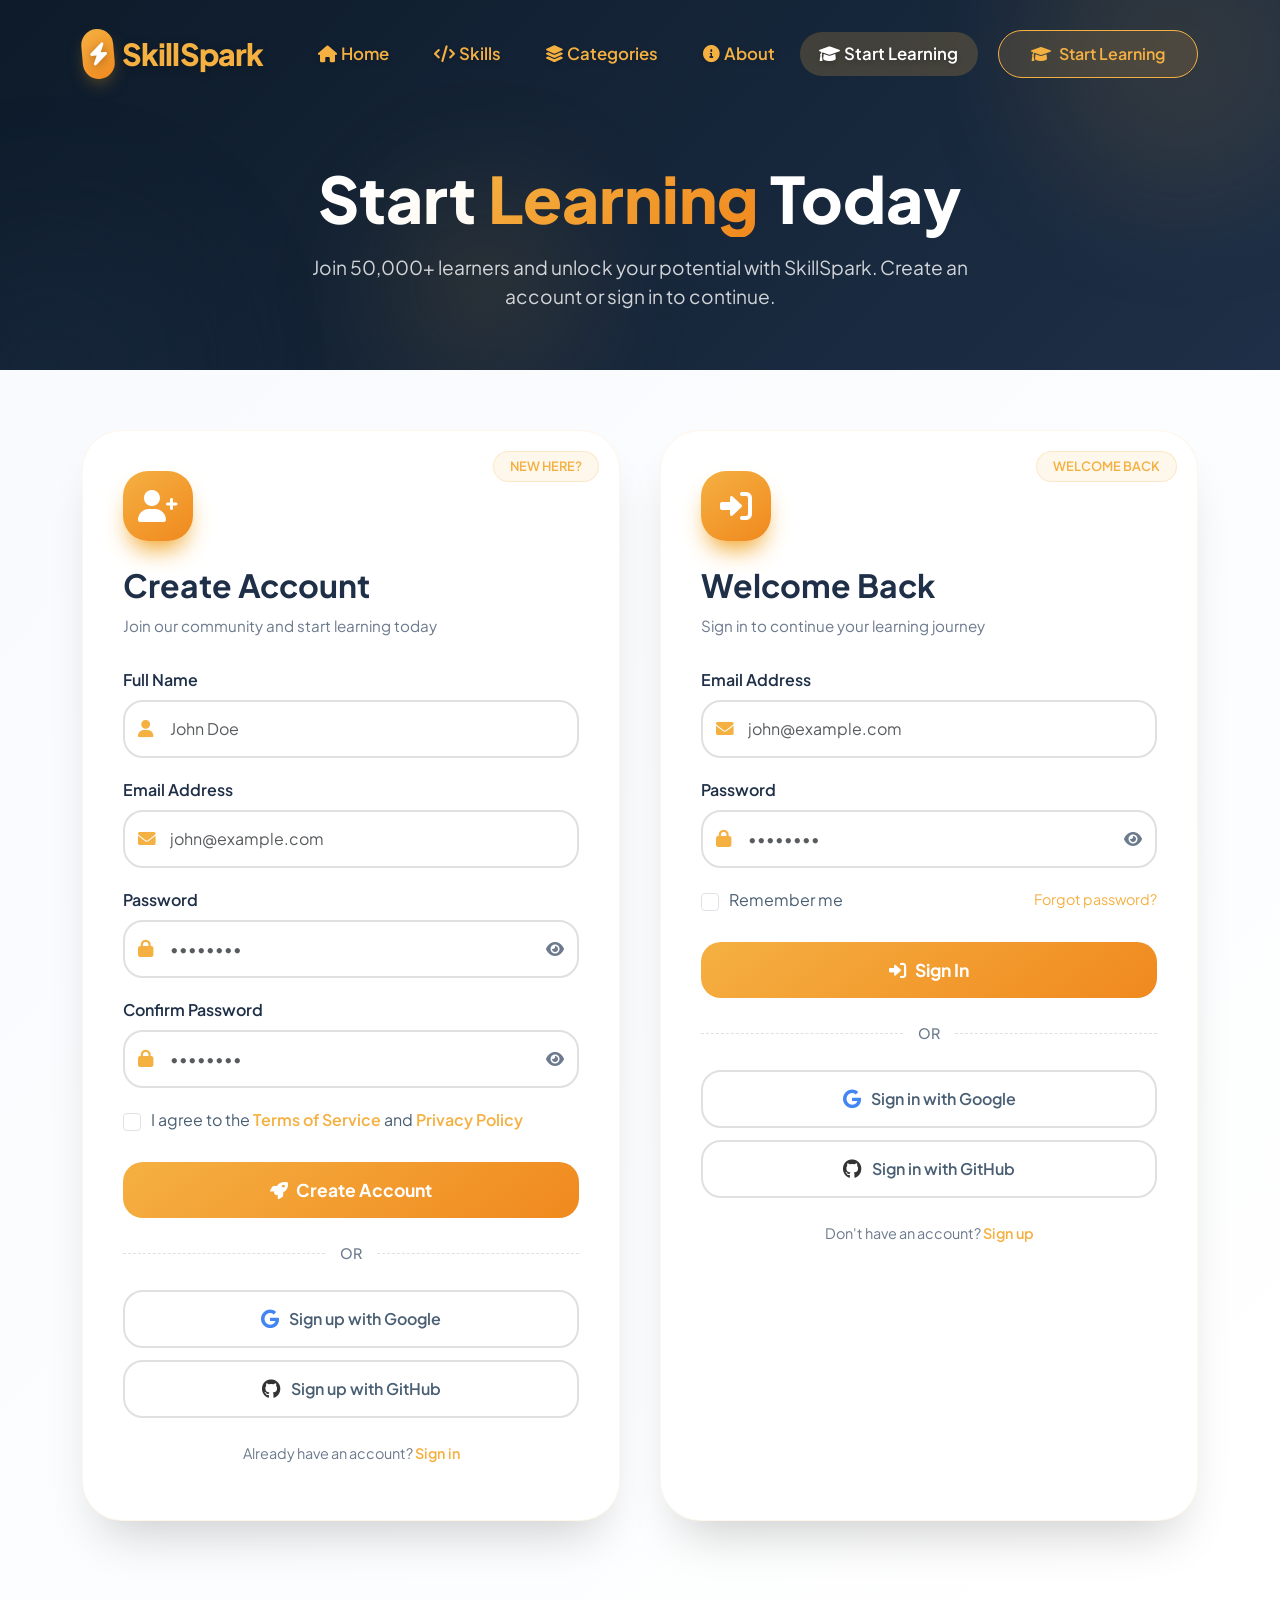
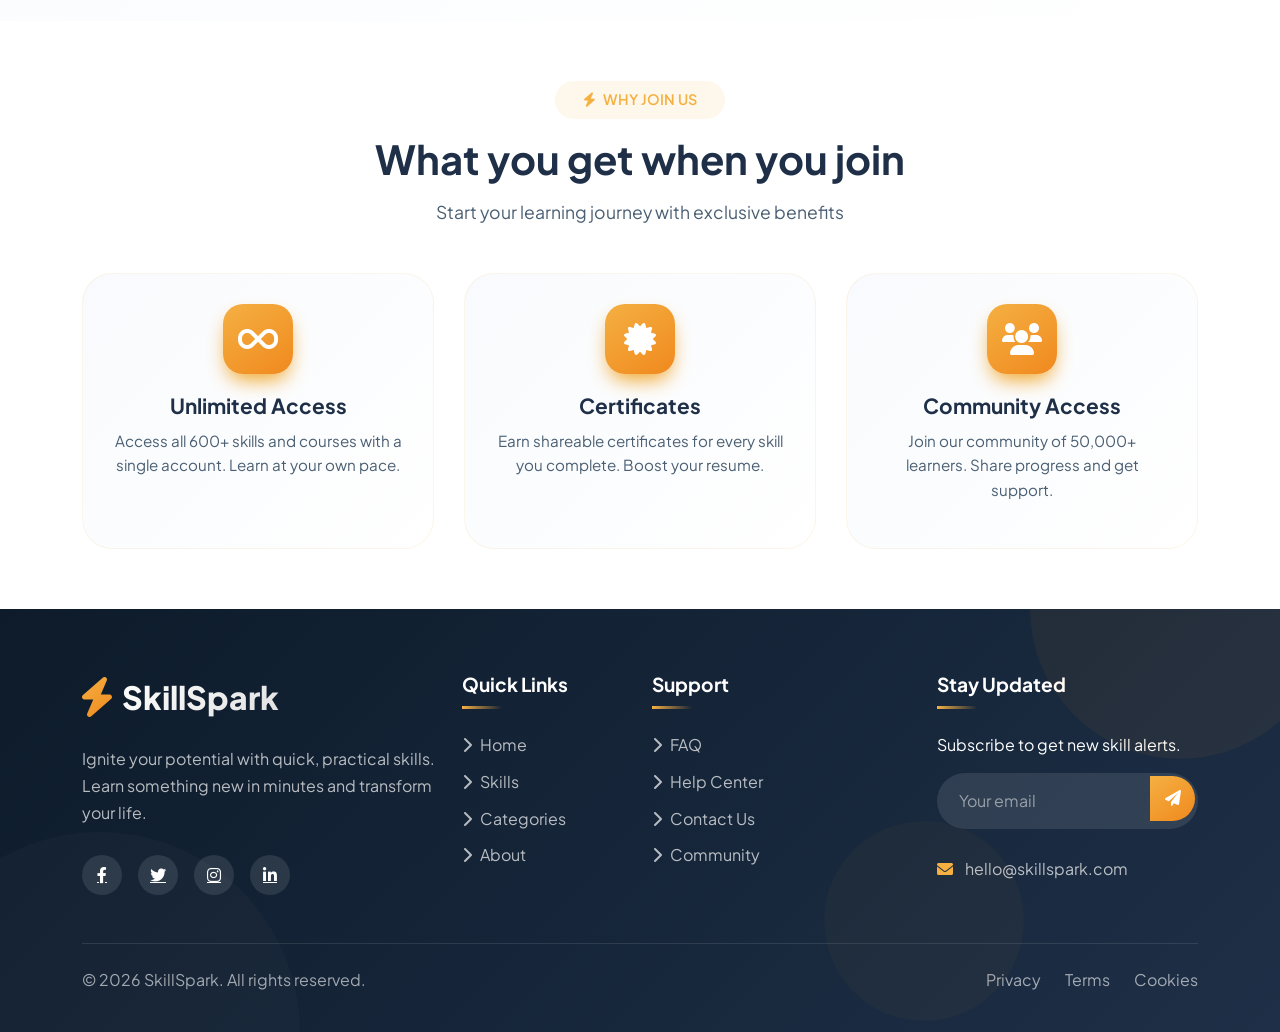
<file: startlearning.html>
<!DOCTYPE html>
<html lang="en">
<head>
    <meta charset="UTF-8">
    <meta name="viewport" content="width=device-width, initial-scale=1.0">
    <title>SkillSpark · Start Learning</title>
    <!-- Bootstrap 5 CSS -->
    <link href="https://cdn.jsdelivr.net/npm/bootstrap@5.3.2/dist/css/bootstrap.min.css" rel="stylesheet">
    <!-- Font Awesome 6 -->
    <link rel="stylesheet" href="https://cdnjs.cloudflare.com/ajax/libs/font-awesome/6.0.0-beta3/css/all.min.css">
    <!-- Google Font -->
    <link href="https://fonts.googleapis.com/css2?family=Plus+Jakarta+Sans:wght@300;400;500;600;700;800&display=swap" rel="stylesheet">
    <style>
        * {
            margin: 0;
            padding: 0;
            box-sizing: border-box;
            font-family: 'Plus Jakarta Sans', sans-serif;
        }

        body {
            background: linear-gradient(135deg, #f8fafd 0%, #ffffff 100%);
            overflow-x: hidden;
            min-height: 100vh;
        }

        /* ========== NAVBAR (TRANSPARENT WITH ORANGE TEXT) ========== */
        .navbar-transparent {
            background: transparent !important;
            transition: all 0.3s ease;
            padding: 1.5rem 0;
            z-index: 1000;
        }

        .navbar-transparent.scrolled {
            background: rgba(10, 20, 30, 0.85) !important;
            backdrop-filter: blur(10px);
            -webkit-backdrop-filter: blur(10px);
            padding: 0.8rem 0;
            box-shadow: 0 10px 30px -10px rgba(0, 0, 0, 0.3);
        }

        .brand-modern {
            font-weight: 800;
            font-size: 1.9rem;
            letter-spacing: -0.03em;
            color: #f5b042 !important;
            display: flex;
            align-items: center;
            gap: 8px;
            text-shadow: 0 2px 10px rgba(0, 0, 0, 0.3);
        }

        .brand-icon {
            background: linear-gradient(145deg, #f5b042, #f0891e);
            padding: 8px;
            border-radius: 16px;
            color: white;
            font-size: 1.4rem;
            box-shadow: 0 8px 18px -6px #f0a11e80;
            transform: rotate(-5deg);
            transition: transform 0.2s ease;
        }

        .brand-modern:hover .brand-icon {
            transform: rotate(0deg) scale(1.05);
        }

        .nav-link-modern {
            font-weight: 600;
            color: #f5b042 !important;
            padding: 0.6rem 1.2rem !important;
            margin: 0 0.2rem;
            border-radius: 40px;
            transition: all 0.2s;
            font-size: 1.05rem;
            text-shadow: 0 2px 5px rgba(0, 0, 0, 0.2);
        }

        .nav-link-modern:hover,
        .nav-link-modern.active {
            color: white !important;
            background: rgba(245, 176, 66, 0.2);
        }

        .btn-start-modern {
            background: rgba(245, 176, 66, 0.15);
            backdrop-filter: blur(5px);
            -webkit-backdrop-filter: blur(5px);
            color: #f5b042 !important;
            border-radius: 50px;
            padding: 0.7rem 2rem;
            font-weight: 600;
            font-size: 1rem;
            border: 1px solid #f5b042;
            transition: all 0.3s;
            display: flex;
            align-items: center;
            gap: 8px;
            text-decoration: none;
        }

        .btn-start-modern:hover {
            background: #f5b042;
            color: #1e2f47 !important;
            transform: translateY(-3px);
            box-shadow: 0 15px 25px -8px #f0a11e;
            border-color: transparent;
        }

        .btn-start-modern i {
            color: #f5b042;
            transition: all 0.3s;
        }

        .btn-start-modern:hover i {
            color: #1e2f47;
        }

        .navbar-toggler-modern {
            border: 1px solid #f5b042;
            background: rgba(245, 176, 66, 0.1);
            backdrop-filter: blur(5px);
            padding: 0.7rem 1rem;
            border-radius: 50px;
        }

        .navbar-toggler-modern .navbar-toggler-icon {
            background-image: url("data:image/svg+xml,%3csvg xmlns='http://www.w3.org/2000/svg' viewBox='0 0 30 30'%3e%3cpath stroke='rgba(245, 176, 66, 1)' stroke-linecap='round' stroke-miterlimit='10' stroke-width='2' d='M4 7h22M4 15h22M4 23h22'/%3e%3c/svg%3e");
        }

        /* ========== SCROLL TO TOP BUTTON ========== */
        #scrollBtn {
            display: none;
            position: fixed;
            bottom: 2rem;
            right: 2rem;
            width: 55px;
            height: 55px;
            border-radius: 30px;
            background: #f5b042;
            color: #1e2f47;
            border: none;
            font-size: 1.4rem;
            cursor: pointer;
            box-shadow: 0 10px 25px rgba(0, 0, 0, 0.3);
            transition: 0.3s;
            z-index: 99;
            border: 1px solid rgba(255, 255, 255, 0.3);
            backdrop-filter: blur(4px);
        }

        #scrollBtn:hover {
            background: #ffb85c;
            transform: scale(1.1) translateY(-5px);
            box-shadow: 0 18px 35px rgba(240, 161, 30, 0.5);
        }

        /* ========== START LEARNING PAGE HEADER ========== */
        .auth-header {
            padding: 160px 0 60px;
            background: linear-gradient(135deg, #0d1b2a 0%, #1e2f47 100%);
            position: relative;
            overflow: hidden;
        }

        .auth-shape {
            position: absolute;
            width: 300px;
            height: 300px;
            background: rgba(245, 176, 66, 0.1);
            border-radius: 50%;
            filter: blur(60px);
            animation: authFloat 15s infinite alternate;
        }

        .auth-shape-1 { top: -100px; right: -50px; }
        .auth-shape-2 { bottom: -150px; left: -100px; background: rgba(30, 47, 71, 0.3); animation-delay: 2s; }
        .auth-shape-3 { top: 50%; left: 30%; width: 200px; height: 200px; animation-delay: 4s; }

        @keyframes authFloat {
            0% { transform: translate(0, 0) scale(1); }
            100% { transform: translate(40px, 30px) scale(1.2); }
        }

        .page-title {
            font-size: 4rem;
            font-weight: 800;
            color: white;
            text-align: center;
            margin-bottom: 1rem;
            animation: fadeInUp 0.8s ease;
        }

        .page-title span {
            background: linear-gradient(145deg, #f5b042, #f0891e);
            -webkit-background-clip: text;
            background-clip: text;
            color: transparent;
            display: inline-block;
            animation: glowPulse 2s infinite;
        }

        @keyframes glowPulse {
            0%, 100% { filter: drop-shadow(0 0 5px #f5b042); }
            50% { filter: drop-shadow(0 0 20px #f5b042); }
        }

        .page-subtitle {
            color: rgba(255, 255, 255, 0.8);
            font-size: 1.2rem;
            text-align: center;
            max-width: 700px;
            margin: 0 auto;
            animation: fadeInUp 0.8s ease 0.2s both;
        }

        @keyframes fadeInUp {
            from { opacity: 0; transform: translateY(30px); }
            to { opacity: 1; transform: translateY(0); }
        }

        /* ========== AUTH SECTION ========== */
        .auth-section {
            padding: 60px 0 100px;
            background: linear-gradient(135deg, #f8fafd 0%, #ffffff 100%);
            position: relative;
            overflow: hidden;
        }

        .auth-grid {
            display: grid;
            grid-template-columns: 1fr 1fr;
            gap: 40px;
            max-width: 1200px;
            margin: 0 auto;
            position: relative;
            z-index: 2;
        }

        /* ========== REGISTER CARD ========== */
        .register-card {
            background: white;
            border-radius: 40px;
            padding: 40px;
            box-shadow: 0 30px 50px -20px rgba(0, 0, 0, 0.2);
            position: relative;
            overflow: hidden;
            border: 1px solid rgba(245, 176, 66, 0.1);
            animation: slideInLeft 0.8s ease;
        }

        @keyframes slideInLeft {
            from { opacity: 0; transform: translateX(-50px); }
            to { opacity: 1; transform: translateX(0); }
        }

        .login-card {
            background: white;
            border-radius: 40px;
            padding: 40px;
            box-shadow: 0 30px 50px -20px rgba(0, 0, 0, 0.2);
            position: relative;
            overflow: hidden;
            border: 1px solid rgba(245, 176, 66, 0.1);
            animation: slideInRight 0.8s ease;
        }

        @keyframes slideInRight {
            from { opacity: 0; transform: translateX(50px); }
            to { opacity: 1; transform: translateX(0); }
        }

        .card-badge {
            position: absolute;
            top: 20px;
            right: 20px;
            background: rgba(245, 176, 66, 0.1);
            color: #f5b042;
            padding: 0.3rem 1rem;
            border-radius: 50px;
            font-size: 0.8rem;
            font-weight: 600;
            border: 1px solid rgba(245, 176, 66, 0.2);
            animation: badgePulse 2s infinite;
        }

        @keyframes badgePulse {
            0%, 100% { transform: scale(1); }
            50% { transform: scale(1.05); }
        }

        .card-icon {
            width: 70px;
            height: 70px;
            background: linear-gradient(145deg, #f5b042, #f0891e);
            border-radius: 25px;
            display: flex;
            align-items: center;
            justify-content: center;
            font-size: 2rem;
            color: white;
            margin-bottom: 25px;
            box-shadow: 0 15px 25px -8px #f0a11e;
            animation: iconRotate 10s infinite linear;
        }

        @keyframes iconRotate {
            0% { transform: rotate(0deg); }
            25% { transform: rotate(5deg); }
            75% { transform: rotate(-5deg); }
            100% { transform: rotate(0deg); }
        }

        .card-title {
            font-size: 2rem;
            font-weight: 700;
            color: #1e2f47;
            margin-bottom: 10px;
        }

        .card-subtitle {
            color: #6c7a8d;
            font-size: 0.95rem;
            margin-bottom: 30px;
        }

        /* ========== FORM STYLES ========== */
        .form-group {
            margin-bottom: 20px;
            position: relative;
        }

        .form-label {
            font-weight: 600;
            color: #1e2f47;
            margin-bottom: 8px;
            display: block;
        }

        .input-wrapper {
            position: relative;
            display: flex;
            align-items: center;
        }

        .input-icon {
            position: absolute;
            left: 15px;
            color: #f5b042;
            font-size: 1.1rem;
            z-index: 1;
        }

        .form-control {
            width: 100%;
            padding: 15px 15px 15px 45px;
            border: 2px solid #e0e0e0;
            border-radius: 20px;
            font-size: 1rem;
            transition: all 0.3s;
            background: white;
        }

        .form-control:focus {
            outline: none;
            border-color: #f5b042;
            box-shadow: 0 0 0 5px rgba(245, 176, 66, 0.1);
        }

        .password-toggle {
            position: absolute;
            right: 15px;
            color: #6c7a8d;
            cursor: pointer;
            transition: color 0.3s;
        }

        .password-toggle:hover {
            color: #f5b042;
        }

        .form-check {
            display: flex;
            align-items: center;
            gap: 10px;
            margin: 20px 0;
        }

        .form-check-input {
            width: 18px;
            height: 18px;
            cursor: pointer;
        }

        .form-check-input:checked {
            background-color: #f5b042;
            border-color: #f5b042;
        }

        .form-check-label {
            color: #4a5f73;
            cursor: pointer;
        }

        .form-check-label a {
            color: #f5b042;
            text-decoration: none;
            font-weight: 600;
        }

        .form-check-label a:hover {
            text-decoration: underline;
        }

        .btn-submit {
            width: 100%;
            background: linear-gradient(145deg, #f5b042, #f0891e);
            color: white;
            border: none;
            padding: 15px;
            border-radius: 20px;
            font-weight: 700;
            font-size: 1.1rem;
            cursor: pointer;
            transition: all 0.3s;
            position: relative;
            overflow: hidden;
            margin-top: 10px;
        }

        .btn-submit::before {
            content: '';
            position: absolute;
            top: 50%;
            left: 50%;
            width: 0;
            height: 0;
            border-radius: 50%;
            background: rgba(255, 255, 255, 0.3);
            transform: translate(-50%, -50%);
            transition: width 0.6s, height 0.6s;
        }

        .btn-submit:hover::before {
            width: 300px;
            height: 300px;
        }

        .btn-submit:hover {
            transform: translateY(-3px);
            box-shadow: 0 15px 25px -8px #f0a11e;
        }

        /* ========== DIVIDER ========== */
        .divider {
            display: flex;
            align-items: center;
            text-align: center;
            margin: 25px 0;
            color: #6c7a8d;
        }

        .divider::before,
        .divider::after {
            content: '';
            flex: 1;
            border-bottom: 1px dashed #e0e0e0;
        }

        .divider::before {
            margin-right: 15px;
        }

        .divider::after {
            margin-left: 15px;
        }

        .divider span {
            font-size: 0.9rem;
            font-weight: 500;
        }

        /* ========== SOCIAL BUTTONS ========== */
        .social-buttons {
            display: flex;
            flex-direction: column;
            gap: 12px;
        }

        .btn-google {
            width: 100%;
            background: white;
            border: 2px solid #e0e0e0;
            color: #4a5f73;
            padding: 15px;
            border-radius: 20px;
            font-weight: 600;
            font-size: 1rem;
            cursor: pointer;
            transition: all 0.3s;
            display: flex;
            align-items: center;
            justify-content: center;
            gap: 10px;
            position: relative;
            overflow: hidden;
        }

        .btn-google::before {
            content: '';
            position: absolute;
            top: 50%;
            left: 50%;
            width: 0;
            height: 0;
            border-radius: 50%;
            background: rgba(66, 133, 244, 0.1);
            transform: translate(-50%, -50%);
            transition: width 0.6s, height 0.6s;
        }

        .btn-google:hover::before {
            width: 300px;
            height: 300px;
        }

        .btn-google:hover {
            border-color: #4285f4;
            color: #4285f4;
            transform: translateY(-3px);
            box-shadow: 0 10px 20px -5px rgba(66, 133, 244, 0.3);
        }

        .btn-google i {
            color: #4285f4;
            font-size: 1.2rem;
        }

        .btn-github {
            width: 100%;
            background: white;
            border: 2px solid #e0e0e0;
            color: #4a5f73;
            padding: 15px;
            border-radius: 20px;
            font-weight: 600;
            font-size: 1rem;
            cursor: pointer;
            transition: all 0.3s;
            display: flex;
            align-items: center;
            justify-content: center;
            gap: 10px;
            position: relative;
            overflow: hidden;
        }

        .btn-github::before {
            content: '';
            position: absolute;
            top: 50%;
            left: 50%;
            width: 0;
            height: 0;
            border-radius: 50%;
            background: rgba(0, 0, 0, 0.05);
            transform: translate(-50%, -50%);
            transition: width 0.6s, height 0.6s;
        }

        .btn-github:hover::before {
            width: 300px;
            height: 300px;
        }

        .btn-github:hover {
            border-color: #333;
            color: #333;
            transform: translateY(-3px);
            box-shadow: 0 10px 20px -5px rgba(0, 0, 0, 0.2);
        }

        .btn-github i {
            color: #333;
            font-size: 1.2rem;
        }

        /* ========== FEATURES SECTION ========== */
        .features-section {
            padding: 60px 0;
            background: white;
            position: relative;
            overflow: hidden;
        }

        .features-grid {
            display: grid;
            grid-template-columns: repeat(3, 1fr);
            gap: 30px;
            margin-top: 40px;
        }

        .feature-item {
            text-align: center;
            padding: 30px;
            background: linear-gradient(135deg, #f8fafd 0%, #ffffff 100%);
            border-radius: 30px;
            transition: all 0.4s;
            border: 1px solid rgba(245, 176, 66, 0.1);
            animation: featureFade 0.8s ease forwards;
            opacity: 0;
        }

        .feature-item:nth-child(1) { animation-delay: 0.2s; }
        .feature-item:nth-child(2) { animation-delay: 0.4s; }
        .feature-item:nth-child(3) { animation-delay: 0.6s; }

        @keyframes featureFade {
            from { opacity: 0; transform: translateY(30px); }
            to { opacity: 1; transform: translateY(0); }
        }

        .feature-item:hover {
            transform: translateY(-10px);
            box-shadow: 0 20px 30px -10px rgba(245, 176, 66, 0.2);
            border-color: rgba(245, 176, 66, 0.3);
        }

        .feature-icon {
            width: 70px;
            height: 70px;
            background: linear-gradient(145deg, #f5b042, #f0891e);
            border-radius: 20px;
            display: flex;
            align-items: center;
            justify-content: center;
            font-size: 2rem;
            color: white;
            margin: 0 auto 20px;
            box-shadow: 0 10px 20px -5px #f0a11e;
            animation: bounce 3s infinite;
        }

        @keyframes bounce {
            0%, 100% { transform: translateY(0); }
            50% { transform: translateY(-5px); }
        }

        .feature-title {
            font-size: 1.3rem;
            font-weight: 700;
            color: #1e2f47;
            margin-bottom: 10px;
        }

        .feature-text {
            color: #4a5f73;
            font-size: 0.95rem;
            line-height: 1.6;
        }

        /* ========== FOOTER SECTION ========== */
        .footer-section {
            background: linear-gradient(135deg, #0d1b2a 0%, #1e2f47 100%);
            color: #ffffff;
            position: relative;
            overflow: hidden;
            padding: 4rem 0 1.5rem;
        }

        .footer-shape {
            position: absolute;
            border-radius: 50%;
            background: rgba(240, 161, 30, 0.05);
            pointer-events: none;
            z-index: 0;
        }

        .shape-1 {
            width: 300px;
            height: 300px;
            top: -150px;
            right: -50px;
            animation: floatShape 15s infinite alternate;
        }

        .shape-2 {
            width: 400px;
            height: 400px;
            bottom: -200px;
            left: -100px;
            background: rgba(255, 255, 255, 0.02);
            animation: floatShape 20s infinite alternate-reverse;
        }

        .shape-3 {
            width: 200px;
            height: 200px;
            top: 50%;
            right: 20%;
            background: rgba(240, 161, 30, 0.03);
            animation: floatShape 12s infinite alternate;
        }

        @keyframes floatShape {
            0% { transform: translate(0, 0) scale(1); }
            100% { transform: translate(40px, 30px) scale(1.2); }
        }

        .footer-logo {
            display: flex;
            align-items: center;
            gap: 10px;
            margin-bottom: 1.5rem;
        }

        .footer-logo i {
            font-size: 2.5rem;
            background: linear-gradient(145deg, #f5b042, #f0891e);
            -webkit-background-clip: text;
            background-clip: text;
            color: transparent;
            animation: sparkPulse 2s infinite;
        }

        @keyframes sparkPulse {
            0%, 100% { transform: scale(1) rotate(0deg); }
            50% { transform: scale(1.1) rotate(10deg); }
        }

        .footer-logo span {
            font-size: 2rem;
            font-weight: 800;
            background: linear-gradient(145deg, #ffffff, #e0e0e0);
            -webkit-background-clip: text;
            background-clip: text;
            color: transparent;
        }

        .footer-description {
            color: rgba(255, 255, 255, 0.7);
            line-height: 1.7;
            margin-bottom: 1.8rem;
        }

        .social-links {
            display: flex;
            gap: 1rem;
        }

        .social-link {
            width: 40px;
            height: 40px;
            background: rgba(255, 255, 255, 0.1);
            border-radius: 50%;
            display: flex;
            align-items: center;
            justify-content: center;
            color: white;
            transition: all 0.3s;
        }

        .social-link:hover {
            background: #f5b042;
            transform: translateY(-5px) scale(1.1);
        }

        .footer-title {
            color: white;
            font-size: 1.2rem;
            font-weight: 700;
            margin-bottom: 1.5rem;
            position: relative;
            padding-bottom: 0.8rem;
        }

        .footer-title::after {
            content: '';
            position: absolute;
            bottom: 0;
            left: 0;
            width: 40px;
            height: 3px;
            background: linear-gradient(90deg, #f5b042, transparent);
        }

        .footer-menu {
            list-style: none;
            padding: 0;
        }

        .footer-menu li {
            margin-bottom: 0.8rem;
        }

        .footer-menu li a {
            color: rgba(255, 255, 255, 0.7);
            text-decoration: none;
            transition: all 0.3s;
            display: inline-flex;
            align-items: center;
            gap: 8px;
        }

        .footer-menu li a:hover {
            color: #f5b042;
            transform: translateX(8px);
        }

        .newsletter-form {
            margin-bottom: 1.8rem;
        }

        .input-group {
            display: flex;
            background: rgba(255, 255, 255, 0.1);
            border-radius: 50px;
            padding: 3px;
        }

        .input-group input {
            background: transparent;
            border: none;
            color: white;
            padding: 0.8rem 1.2rem;
            flex: 1;
        }

        .input-group input::placeholder {
            color: rgba(255, 255, 255, 0.5);
        }

        .btn-subscribe {
            background: linear-gradient(145deg, #f5b042, #f0891e);
            border: none;
            border-radius: 50px;
            width: 45px;
            height: 45px;
            display: flex;
            align-items: center;
            justify-content: center;
            color: white;
            transition: all 0.3s;
        }

        .btn-subscribe:hover {
            transform: scale(1.05) rotate(15deg);
        }

        .contact-item {
            display: flex;
            align-items: center;
            gap: 12px;
            color: rgba(255, 255, 255, 0.7);
            margin-bottom: 0.8rem;
        }

        .contact-item i {
            color: #f5b042;
        }

        .footer-bottom {
            margin-top: 3rem;
            padding-top: 1.5rem;
            border-top: 1px solid rgba(255, 255, 255, 0.1);
        }

        .copyright {
            color: rgba(255, 255, 255, 0.6);
        }

        .legal-links {
            display: flex;
            gap: 1.5rem;
            justify-content: flex-end;
        }

        .legal-links a {
            color: rgba(255, 255, 255, 0.6);
            text-decoration: none;
            transition: color 0.3s;
        }

        .legal-links a:hover {
            color: #f5b042;
        }

        /* Responsive */
        @media (max-width: 992px) {
            .auth-grid {
                grid-template-columns: 1fr;
                gap: 30px;
            }
            .features-grid {
                grid-template-columns: repeat(2, 1fr);
            }
        }

        @media (max-width: 768px) {
            .page-title {
                font-size: 2.5rem;
            }
            .features-grid {
                grid-template-columns: 1fr;
            }
            .legal-links {
                justify-content: center;
                flex-wrap: wrap;
            }
            .navbar-transparent {
                background: rgba(10, 20, 30, 0.5) !important;
                backdrop-filter: blur(10px);
                padding: 0.8rem 0;
            }
            #scrollBtn {
                bottom: 1rem;
                right: 1rem;
                width: 45px;
                height: 45px;
                font-size: 1.2rem;
            }
            .register-card, .login-card {
                padding: 30px 20px;
            }
        }
    </style>
</head>
<body>

<!-- ========== NAVBAR ========== -->
<nav class="navbar navbar-expand-lg navbar-transparent fixed-top" id="mainNavbar">
    <div class="container">
        <a class="navbar-brand brand-modern" href="#">
            <span class="brand-icon"><i class="fas fa-bolt"></i></span>
            SkillSpark
        </a>

        <button class="navbar-toggler navbar-toggler-modern" type="button" data-bs-toggle="collapse" data-bs-target="#navbarUnique" 
                aria-controls="navbarUnique" aria-expanded="false" aria-label="Toggle navigation">
            <span class="navbar-toggler-icon"></span>
        </button>

        <div class="collapse navbar-collapse" id="navbarUnique">
            <ul class="navbar-nav mx-auto mb-2 mb-lg-0">
                <li class="nav-item"><a class="nav-link nav-link-modern" href="index.html"><i class="fas fa-home me-1"></i>Home</a></li>
                <li class="nav-item"><a class="nav-link nav-link-modern" href="skills.html"><i class="fas fa-code me-1"></i>Skills</a></li>
                <li class="nav-item"><a class="nav-link nav-link-modern" href="categories.html"><i class="fas fa-layer-group me-1"></i>Categories</a></li>
                <li class="nav-item"><a class="nav-link nav-link-modern" href="about.html"><i class="fas fa-info-circle me-1"></i>About</a></li>
                <li class="nav-item"><a class="nav-link nav-link-modern active" href="startlearning.html"><i class="fas fa-graduation-cap me-1"></i>Start Learning</a></li>
            </ul>
            <div class="d-flex">
                <a href="#" class="btn btn-start-modern">
                    <i class="fas fa-graduation-cap"></i> 
                    <span>Start Learning</span>
                </a>
            </div>
        </div>
    </div>
</nav>

<!-- ========== START LEARNING PAGE HEADER ========== -->
<section class="auth-header">
    <div class="auth-shape auth-shape-1"></div>
    <div class="auth-shape auth-shape-2"></div>
    <div class="auth-shape auth-shape-3"></div>
    <div class="container">
        <h1 class="page-title">Start <span>Learning</span> Today</h1>
        <p class="page-subtitle">Join 50,000+ learners and unlock your potential with SkillSpark. Create an account or sign in to continue.</p>
    </div>
</section>

<!-- ========== AUTH SECTION ========== -->
<section class="auth-section">
    <div class="container">
        <div class="auth-grid">
            <!-- Register Card -->
            <div class="register-card">
                <div class="card-badge">NEW HERE?</div>
                <div class="card-icon">
                    <i class="fas fa-user-plus"></i>
                </div>
                <h2 class="card-title">Create Account</h2>
                <p class="card-subtitle">Join our community and start learning today</p>

                <form>
                    <div class="form-group">
                        <label class="form-label">Full Name</label>
                        <div class="input-wrapper">
                            <i class="fas fa-user input-icon"></i>
                            <input type="text" class="form-control" placeholder="John Doe" required>
                        </div>
                    </div>

                    <div class="form-group">
                        <label class="form-label">Email Address</label>
                        <div class="input-wrapper">
                            <i class="fas fa-envelope input-icon"></i>
                            <input type="email" class="form-control" placeholder="john@example.com" required>
                        </div>
                    </div>

                    <div class="form-group">
                        <label class="form-label">Password</label>
                        <div class="input-wrapper">
                            <i class="fas fa-lock input-icon"></i>
                            <input type="password" class="form-control" id="regPassword" placeholder="••••••••" required>
                            <i class="fas fa-eye password-toggle" onclick="togglePassword('regPassword')"></i>
                        </div>
                    </div>

                    <div class="form-group">
                        <label class="form-label">Confirm Password</label>
                        <div class="input-wrapper">
                            <i class="fas fa-lock input-icon"></i>
                            <input type="password" class="form-control" id="regConfirmPassword" placeholder="••••••••" required>
                            <i class="fas fa-eye password-toggle" onclick="togglePassword('regConfirmPassword')"></i>
                        </div>
                    </div>

                    <div class="form-check">
                        <input type="checkbox" class="form-check-input" id="terms" required>
                        <label class="form-check-label" for="terms">I agree to the <a href="#">Terms of Service</a> and <a href="#">Privacy Policy</a></label>
                    </div>

                    <button type="submit" class="btn-submit">
                        <i class="fas fa-rocket me-2"></i>Create Account
                    </button>
                </form>

                <div class="divider">
                    <span>OR</span>
                </div>

                <div class="social-buttons">
                    <button class="btn-google">
                        <i class="fab fa-google"></i>
                        Sign up with Google
                    </button>
                    <button class="btn-github">
                        <i class="fab fa-github"></i>
                        Sign up with GitHub
                    </button>
                </div>

                <p style="text-align: center; margin-top: 25px; color: #6c7a8d; font-size: 0.9rem;">
                    Already have an account? <a href="#" style="color: #f5b042; font-weight: 600; text-decoration: none;">Sign in</a>
                </p>
            </div>

            <!-- Login Card -->
            <div class="login-card">
                <div class="card-badge">WELCOME BACK</div>
                <div class="card-icon">
                    <i class="fas fa-sign-in-alt"></i>
                </div>
                <h2 class="card-title">Welcome Back</h2>
                <p class="card-subtitle">Sign in to continue your learning journey</p>

                <form>
                    <div class="form-group">
                        <label class="form-label">Email Address</label>
                        <div class="input-wrapper">
                            <i class="fas fa-envelope input-icon"></i>
                            <input type="email" class="form-control" placeholder="john@example.com" required>
                        </div>
                    </div>

                    <div class="form-group">
                        <label class="form-label">Password</label>
                        <div class="input-wrapper">
                            <i class="fas fa-lock input-icon"></i>
                            <input type="password" class="form-control" id="loginPassword" placeholder="••••••••" required>
                            <i class="fas fa-eye password-toggle" onclick="togglePassword('loginPassword')"></i>
                        </div>
                    </div>

                    <div class="form-check" style="display: flex; justify-content: space-between; align-items: center;">
                        <div style="display: flex; align-items: center; gap: 10px;">
                            <input type="checkbox" class="form-check-input" id="remember">
                            <label class="form-check-label" for="remember">Remember me</label>
                        </div>
                        <a href="#" style="color: #f5b042; text-decoration: none; font-size: 0.9rem;">Forgot password?</a>
                    </div>

                    <button type="submit" class="btn-submit">
                        <i class="fas fa-sign-in-alt me-2"></i>Sign In
                    </button>
                </form>

                <div class="divider">
                    <span>OR</span>
                </div>

                <div class="social-buttons">
                    <button class="btn-google">
                        <i class="fab fa-google"></i>
                        Sign in with Google
                    </button>
                    <button class="btn-github">
                        <i class="fab fa-github"></i>
                        Sign in with GitHub
                    </button>
                </div>

                <p style="text-align: center; margin-top: 25px; color: #6c7a8d; font-size: 0.9rem;">
                    Don't have an account? <a href="#" style="color: #f5b042; font-weight: 600; text-decoration: none;">Sign up</a>
                </p>
            </div>
        </div>
    </div>
</section>

<!-- ========== FEATURES SECTION ========== -->
<section class="features-section">
    <div class="container">
        <div class="section-header text-center mb-5">
            <span class="section-badge" style="display: inline-block; background: rgba(245,176,66,0.1); color: #f5b042; padding: 0.5rem 1.8rem; border-radius: 50px; font-weight: 600; font-size: 0.9rem; margin-bottom: 1rem;">
                <i class="fas fa-bolt me-2"></i>WHY JOIN US
            </span>
            <h2 style="font-size: 2.5rem; font-weight: 700; color: #1e2f47; margin-bottom: 1rem;">What you get when you join</h2>
            <p style="color: #4a5f73; font-size: 1.1rem; max-width: 600px; margin: 0 auto;">Start your learning journey with exclusive benefits</p>
        </div>

        <div class="features-grid">
            <div class="feature-item">
                <div class="feature-icon">
                    <i class="fas fa-infinity"></i>
                </div>
                <h3 class="feature-title">Unlimited Access</h3>
                <p class="feature-text">Access all 600+ skills and courses with a single account. Learn at your own pace.</p>
            </div>
            <div class="feature-item">
                <div class="feature-icon">
                    <i class="fas fa-certificate"></i>
                </div>
                <h3 class="feature-title">Certificates</h3>
                <p class="feature-text">Earn shareable certificates for every skill you complete. Boost your resume.</p>
            </div>
            <div class="feature-item">
                <div class="feature-icon">
                    <i class="fas fa-users"></i>
                </div>
                <h3 class="feature-title">Community Access</h3>
                <p class="feature-text">Join our community of 50,000+ learners. Share progress and get support.</p>
            </div>
        </div>
    </div>
</section>

<!-- ========== FOOTER ========== -->
<footer class="footer-section">
    <div class="container">
        <div class="row g-4">
            <div class="col-lg-4 col-md-6">
                <div class="footer-logo">
                    <i class="fas fa-bolt"></i>
                    <span>SkillSpark</span>
                </div>
                <p class="footer-description">Ignite your potential with quick, practical skills. Learn something new in minutes and transform your life.</p>
                <div class="social-links">
                    <a href="#" class="social-link"><i class="fab fa-facebook-f"></i></a>
                    <a href="#" class="social-link"><i class="fab fa-twitter"></i></a>
                    <a href="#" class="social-link"><i class="fab fa-instagram"></i></a>
                    <a href="#" class="social-link"><i class="fab fa-linkedin-in"></i></a>
                </div>
            </div>
            <div class="col-lg-2 col-md-6">
                <h5 class="footer-title">Quick Links</h5>
                <ul class="footer-menu">
                    <li><a href="index.html"><i class="fas fa-chevron-right"></i> Home</a></li>
                    <li><a href="skills.html"><i class="fas fa-chevron-right"></i> Skills</a></li>
                    <li><a href="categories.html"><i class="fas fa-chevron-right"></i> Categories</a></li>
                    <li><a href="about.html"><i class="fas fa-chevron-right"></i> About</a></li>
                </ul>
            </div>
            <div class="col-lg-3 col-md-6">
                <h5 class="footer-title">Support</h5>
                <ul class="footer-menu">
                    <li><a href="#"><i class="fas fa-chevron-right"></i> FAQ</a></li>
                    <li><a href="#"><i class="fas fa-chevron-right"></i> Help Center</a></li>
                    <li><a href="#"><i class="fas fa-chevron-right"></i> Contact Us</a></li>
                    <li><a href="#"><i class="fas fa-chevron-right"></i> Community</a></li>
                </ul>
            </div>
            <div class="col-lg-3 col-md-6">
                <h5 class="footer-title">Stay Updated</h5>
                <p class="newsletter-text">Subscribe to get new skill alerts.</p>
                <form class="newsletter-form">
                    <div class="input-group">
                        <input type="email" class="form-control" placeholder="Your email">
                        <button class="btn-subscribe" type="submit"><i class="fas fa-paper-plane"></i></button>
                    </div>
                </form>
                <div class="contact-item">
                    <i class="fas fa-envelope"></i>
                    <span>hello@skillspark.com</span>
                </div>
            </div>
        </div>
        <div class="footer-bottom">
            <div class="row">
                <div class="col-md-6">
                    <p class="copyright">&copy; 2026 SkillSpark. All rights reserved.</p>
                </div>
                <div class="col-md-6">
                    <div class="legal-links">
                        <a href="#">Privacy</a>
                        <a href="#">Terms</a>
                        <a href="#">Cookies</a>
                    </div>
                </div>
            </div>
        </div>
    </div>
    <div class="footer-shape shape-1"></div>
    <div class="footer-shape shape-2"></div>
    <div class="footer-shape shape-3"></div>
</footer>

<!-- Scroll to Top Button -->
<button id="scrollBtn" title="Back to top"><i class="fas fa-arrow-up"></i></button>

<!-- Bootstrap JS -->
<script src="https://cdn.jsdelivr.net/npm/bootstrap@5.3.2/dist/js/bootstrap.bundle.min.js"></script>

<script>
    // Navbar scroll effect
    window.addEventListener('scroll', function() {
        const navbar = document.getElementById('mainNavbar');
        if (window.scrollY > 50) {
            navbar.classList.add('scrolled');
        } else {
            navbar.classList.remove('scrolled');
        }
    });

    // Scroll to top button logic
    const scrollBtn = document.getElementById('scrollBtn');
    
    window.onscroll = function() {
        if (document.body.scrollTop > 300 || document.documentElement.scrollTop > 300) {
            scrollBtn.style.display = 'block';
        } else {
            scrollBtn.style.display = 'none';
        }
    };
    
    scrollBtn.addEventListener('click', function() {
        window.scrollTo({ top: 0, behavior: 'smooth' });
    });

    // Password toggle function
    function togglePassword(inputId) {
        const input = document.getElementById(inputId);
        const icon = event.currentTarget;
        
        if (input.type === 'password') {
            input.type = 'text';
            icon.classList.remove('fa-eye');
            icon.classList.add('fa-eye-slash');
        } else {
            input.type = 'password';
            icon.classList.remove('fa-eye-slash');
            icon.classList.add('fa-eye');
        }
    }
</script>
</body>
</html>
</file>
